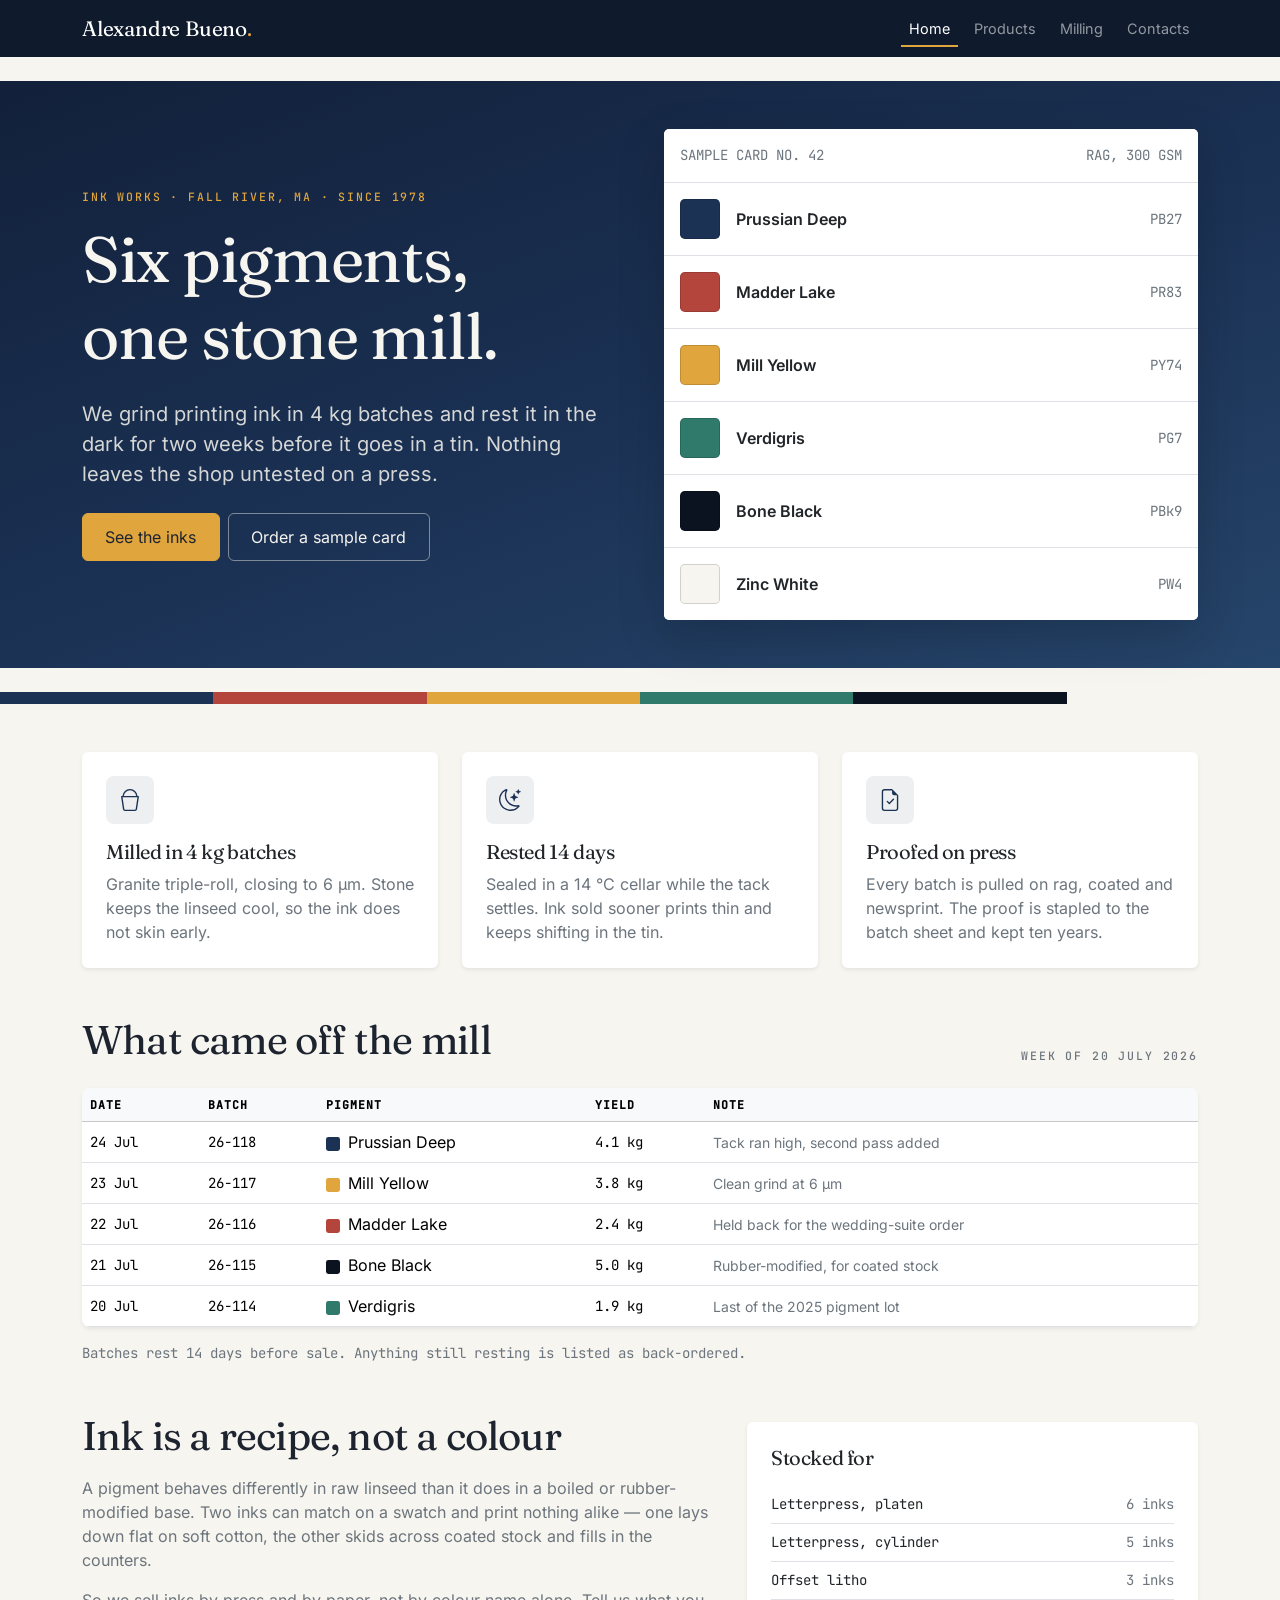
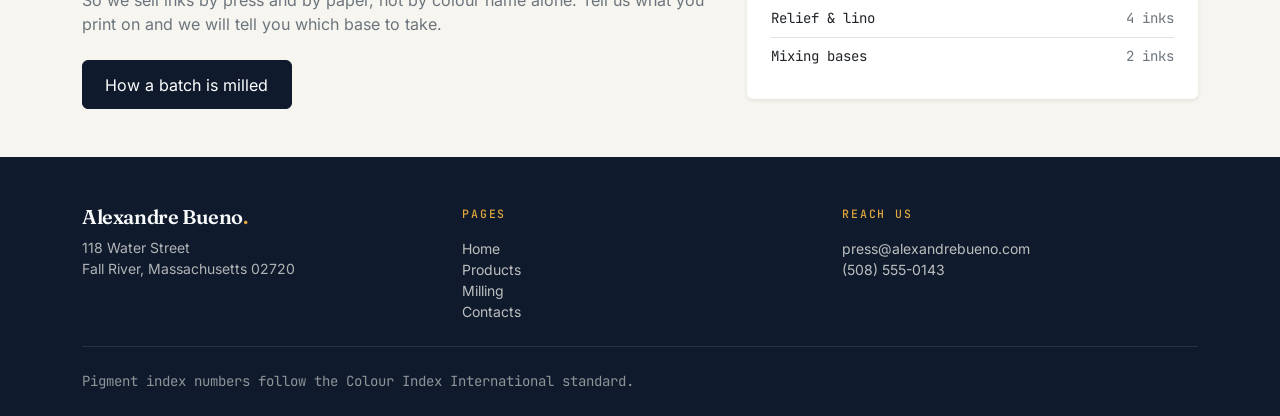
<file: index.html>
<!DOCTYPE html>
<html lang="en">
<head>
<meta charset="utf-8">
<meta name="viewport" content="width=device-width, initial-scale=1">
<title>Alexandre Bueno — Ink Works, Fall River</title>
<meta name="description" content="Six pigments, one stone mill. Printing inks ground in small batches in Fall River, Massachusetts since 1978.">
<link rel="preload" href="assets/fonts/fraunces-latin-600-normal.woff2" as="font" type="font/woff2" crossorigin>
<link rel="preload" href="assets/fonts/inter-latin-400-normal.woff2" as="font" type="font/woff2" crossorigin>
<link rel="stylesheet" href="assets/css/bootstrap.min.css">
<link rel="stylesheet" href="assets/css/site.css">
<!-- <script async src="https://app-dev.lettrlabs.com/api/lead-reveal/pixels/configuration/sLMNbmmhn9NS4doB7IYJpxLvzm3NktWv.js"></script>-->
  <!-- Google Tag Manager -->
  <script>(function(w,d,s,l,i){w[l]=w[l]||[];w[l].push({'gtm.start':
  new Date().getTime(),event:'gtm.js'});var f=d.getElementsByTagName(s)[0],
  j=d.createElement(s),dl=l!='dataLayer'?'&l='+l:'';j.async=true;j.src=
  'https://www.googletagmanager.com/gtm.js?id='+i+dl;f.parentNode.insertBefore(j,f);
  })(window,document,'script','dataLayer','GTM-KBDZB2VW');</script>
  <!-- End Google Tag Manager -->
</head>
<body>

<a href="#main" class="visually-hidden-focusable position-absolute top-0 start-0 m-2 p-2 bg-warning text-dark">Skip to content</a>

  <!-- Google Tag Manager (noscript)-->
<noscript><iframe src="https://www.googletagmanager.com/ns.html?id=GTM-KBDZB2VW" height="0" width="0" style="display:none;visibility:hidden"></iframe></noscript>
<!-- End Google Tag Manager  (noscript)-->

<nav class="navbar navbar-expand-lg navbar-dark bg-ink sticky-top">
  <div class="container">
    <a class="navbar-brand" href="index.html">Alexandre Bueno<span class="text-chrome">.</span></a>
    <button class="navbar-toggler border-0" type="button" data-bs-toggle="collapse" data-bs-target="#nav" aria-controls="nav" aria-expanded="false" aria-label="Toggle navigation">
      <span class="navbar-toggler-icon"></span>
    </button>
    <div class="collapse navbar-collapse" id="nav">
      <ul class="navbar-nav ms-auto gap-lg-2">
        <li class="nav-item"><a class="nav-link active" aria-current="page" href="index.html">Home</a></li>
        <li class="nav-item"><a class="nav-link" href="products.html">Products</a></li>
        <li class="nav-item"><a class="nav-link" href="milling.html">Milling</a></li>
        <li class="nav-item"><a class="nav-link" href="contacts.html">Contacts</a></li>
      </ul>
    </div>
  </div>
</nav>

<main id="main">

  <section class="hero">
    <div class="container py-5 my-lg-4">
      <div class="row align-items-center g-5">
        <div class="col-lg-6">
          <p class="eyebrow text-chrome mb-3">Ink works &middot; Fall River, MA &middot; since 1978</p>
          <h1 class="display-3 mb-4">Six pigments,<br>one stone mill.</h1>
          <p class="lead measure text-paper-85 mb-4">
            We grind printing ink in 4&nbsp;kg batches and rest it in the dark for two weeks before it goes in a tin.
            Nothing leaves the shop untested on a press.
          </p>
          <div class="d-flex flex-wrap gap-2">
            <a href="products.html" class="btn btn-chrome">See the inks</a>
            <a href="contacts.html" class="btn btn-paper-outline">Order a sample card</a>
          </div>
        </div>
        <div class="col-lg-6">
          <div class="card border-0 shadow-lg">
            <div class="card-header bg-white border-bottom d-flex justify-content-between mono small text-uppercase text-secondary py-3">
              <span>Sample card no. 42</span>
              <span>Rag, 300 gsm</span>
            </div>
            <ul class="list-group list-group-flush">
              <li class="list-group-item d-flex align-items-center gap-3 py-3">
                <span class="swatch-dot sw-prussian"></span>
                <span class="fw-semibold flex-grow-1">Prussian Deep</span>
                <span class="mono small text-secondary">PB27</span>
              </li>
              <li class="list-group-item d-flex align-items-center gap-3 py-3">
                <span class="swatch-dot sw-madder"></span>
                <span class="fw-semibold flex-grow-1">Madder Lake</span>
                <span class="mono small text-secondary">PR83</span>
              </li>
              <li class="list-group-item d-flex align-items-center gap-3 py-3">
                <span class="swatch-dot sw-yellow"></span>
                <span class="fw-semibold flex-grow-1">Mill Yellow</span>
                <span class="mono small text-secondary">PY74</span>
              </li>
              <li class="list-group-item d-flex align-items-center gap-3 py-3">
                <span class="swatch-dot sw-verdigris"></span>
                <span class="fw-semibold flex-grow-1">Verdigris</span>
                <span class="mono small text-secondary">PG7</span>
              </li>
              <li class="list-group-item d-flex align-items-center gap-3 py-3">
                <span class="swatch-dot sw-black"></span>
                <span class="fw-semibold flex-grow-1">Bone Black</span>
                <span class="mono small text-secondary">PBk9</span>
              </li>
              <li class="list-group-item d-flex align-items-center gap-3 py-3">
                <span class="swatch-dot sw-white"></span>
                <span class="fw-semibold flex-grow-1">Zinc White</span>
                <span class="mono small text-secondary">PW4</span>
              </li>
            </ul>
          </div>
        </div>
      </div>
    </div>
  </section>

  <div class="pigment-strip" aria-hidden="true">
    <span class="sw-prussian"></span><span class="sw-madder"></span><span class="sw-yellow"></span>
    <span class="sw-verdigris"></span><span class="sw-black"></span><span class="sw-white"></span>
  </div>

  <section class="container py-5">
    <div class="row g-4">
      <div class="col-md-4">
        <div class="card h-100 border-0 shadow-sm card-hover">
          <div class="card-body p-4">
            <div class="icon-box mb-3"><svg xmlns="http://www.w3.org/2000/svg" width="22" height="22" fill="currentColor" viewBox="0 0 16 16" aria-hidden="true"><path d="M2.522 5H2a.5.5 0 0 0-.494.574l1.372 9.149A1.5 1.5 0 0 0 4.36 16h7.278a1.5 1.5 0 0 0 1.483-1.277l1.373-9.149A.5.5 0 0 0 14 5h-.522A5.5 5.5 0 0 0 2.522 5m1.005 0a4.5 4.5 0 0 1 8.945 0zm9.892 1-1.286 8.574a.5.5 0 0 1-.494.426H4.36a.5.5 0 0 1-.494-.426L2.58 6h10.838z"/></svg></div>
            <h3 class="h5">Milled in 4 kg batches</h3>
            <p class="text-secondary mb-0">Granite triple-roll, closing to 6&nbsp;&micro;m. Stone keeps the linseed cool, so the ink does not skin early.</p>
          </div>
        </div>
      </div>
      <div class="col-md-4">
        <div class="card h-100 border-0 shadow-sm card-hover">
          <div class="card-body p-4">
            <div class="icon-box mb-3"><svg xmlns="http://www.w3.org/2000/svg" width="22" height="22" fill="currentColor" viewBox="0 0 16 16" aria-hidden="true"><path d="M6 .278a.77.77 0 0 1 .08.858 7.2 7.2 0 0 0-.878 3.46c0 4.021 3.278 7.277 7.318 7.277q.792-.001 1.533-.16a.79.79 0 0 1 .81.316.73.73 0 0 1-.031.893A8.35 8.35 0 0 1 8.344 16C3.734 16 0 12.286 0 7.71 0 4.266 2.114 1.312 5.124.06A.75.75 0 0 1 6 .278M4.858 1.311A7.27 7.27 0 0 0 1.025 7.71c0 4.02 3.279 7.276 7.319 7.276a7.32 7.32 0 0 0 5.205-2.162q-.506.063-1.029.063c-4.61 0-8.343-3.714-8.343-8.29 0-1.167.242-2.278.681-3.286"/><path d="M10.794 3.148a.217.217 0 0 1 .412 0l.387 1.162c.173.518.579.924 1.097 1.097l1.162.387a.217.217 0 0 1 0 .412l-1.162.387a1.73 1.73 0 0 0-1.097 1.097l-.387 1.162a.217.217 0 0 1-.412 0l-.387-1.162A1.73 1.73 0 0 0 9.31 6.593l-1.162-.387a.217.217 0 0 1 0-.412l1.162-.387a1.73 1.73 0 0 0 1.097-1.097zM13.863.099a.145.145 0 0 1 .274 0l.258.774c.115.346.386.617.732.732l.774.258a.145.145 0 0 1 0 .274l-.774.258a1.16 1.16 0 0 0-.732.732l-.258.774a.145.145 0 0 1-.274 0l-.258-.774a1.16 1.16 0 0 0-.732-.732l-.774-.258a.145.145 0 0 1 0-.274l.774-.258c.346-.115.617-.386.732-.732z"/></svg></div>
            <h3 class="h5">Rested 14 days</h3>
            <p class="text-secondary mb-0">Sealed in a 14&nbsp;&deg;C cellar while the tack settles. Ink sold sooner prints thin and keeps shifting in the tin.</p>
          </div>
        </div>
      </div>
      <div class="col-md-4">
        <div class="card h-100 border-0 shadow-sm card-hover">
          <div class="card-body p-4">
            <div class="icon-box mb-3"><svg xmlns="http://www.w3.org/2000/svg" width="22" height="22" fill="currentColor" viewBox="0 0 16 16" aria-hidden="true"><path d="M10.854 7.854a.5.5 0 0 0-.708-.708L7.5 9.793 6.354 8.646a.5.5 0 1 0-.708.708l1.5 1.5a.5.5 0 0 0 .708 0z"/><path d="M14 14V4.5L9.5 0H4a2 2 0 0 0-2 2v12a2 2 0 0 0 2 2h8a2 2 0 0 0 2-2M9.5 3A1.5 1.5 0 0 0 11 4.5h2V14a1 1 0 0 1-1 1H4a1 1 0 0 1-1-1V2a1 1 0 0 1 1-1h5.5z"/></svg></div>
            <h3 class="h5">Proofed on press</h3>
            <p class="text-secondary mb-0">Every batch is pulled on rag, coated and newsprint. The proof is stapled to the batch sheet and kept ten years.</p>
          </div>
        </div>
      </div>
    </div>
  </section>

  <section class="container pb-5">
    <div class="d-flex flex-wrap align-items-end justify-content-between gap-2 mb-4">
      <h2 class="h1 mb-0">What came off the mill</h2>
      <span class="eyebrow text-secondary">Week of 20 July 2026</span>
    </div>
    <div class="table-responsive bg-white rounded-3 shadow-sm">
      <table class="table table-hover align-middle mb-0">
        <thead class="table-light log-head">
          <tr>
            <th scope="col">Date</th><th scope="col">Batch</th><th scope="col">Pigment</th>
            <th scope="col">Yield</th><th scope="col">Note</th>
          </tr>
        </thead>
        <tbody>
          <tr>
            <td class="mono small">24 Jul</td>
            <td class="mono small">26-118</td>
            <td><span class="dot sw-prussian"></span>Prussian Deep</td>
            <td class="mono small">4.1 kg</td>
            <td class="text-secondary small">Tack ran high, second pass added</td>
          </tr>
          <tr>
            <td class="mono small">23 Jul</td>
            <td class="mono small">26-117</td>
            <td><span class="dot sw-yellow"></span>Mill Yellow</td>
            <td class="mono small">3.8 kg</td>
            <td class="text-secondary small">Clean grind at 6 &micro;m</td>
          </tr>
          <tr>
            <td class="mono small">22 Jul</td>
            <td class="mono small">26-116</td>
            <td><span class="dot sw-madder"></span>Madder Lake</td>
            <td class="mono small">2.4 kg</td>
            <td class="text-secondary small">Held back for the wedding-suite order</td>
          </tr>
          <tr>
            <td class="mono small">21 Jul</td>
            <td class="mono small">26-115</td>
            <td><span class="dot sw-black"></span>Bone Black</td>
            <td class="mono small">5.0 kg</td>
            <td class="text-secondary small">Rubber-modified, for coated stock</td>
          </tr>
          <tr>
            <td class="mono small">20 Jul</td>
            <td class="mono small">26-114</td>
            <td><span class="dot sw-verdigris"></span>Verdigris</td>
            <td class="mono small">1.9 kg</td>
            <td class="text-secondary small">Last of the 2025 pigment lot</td>
          </tr>
        </tbody>
      </table>
    </div>
    <p class="mono small text-secondary mt-3 mb-0">Batches rest 14 days before sale. Anything still resting is listed as back-ordered.</p>
  </section>

  <section class="container pb-5">
    <div class="row g-4 align-items-center">
      <div class="col-lg-7">
        <h2 class="h1 mb-3">Ink is a recipe, not a colour</h2>
        <p class="text-secondary">A pigment behaves differently in raw linseed than it does in a boiled or rubber-modified base. Two inks can match on a swatch and print nothing alike &mdash; one lays down flat on soft cotton, the other skids across coated stock and fills in the counters.</p>
        <p class="text-secondary">So we sell inks by press and by paper, not by colour name alone. Tell us what you print on and we will tell you which base to take.</p>
        <a href="milling.html" class="btn btn-ink mt-2">How a batch is milled</a>
      </div>
      <div class="col-lg-5">
        <div class="card border-0 shadow-sm">
          <div class="card-body p-4">
            <h3 class="h5 mb-3">Stocked for</h3>
            <ul class="list-group list-group-flush mono small">
              <li class="list-group-item d-flex justify-content-between px-0">Letterpress, platen <span class="text-secondary">6 inks</span></li>
              <li class="list-group-item d-flex justify-content-between px-0">Letterpress, cylinder <span class="text-secondary">5 inks</span></li>
              <li class="list-group-item d-flex justify-content-between px-0">Offset litho <span class="text-secondary">3 inks</span></li>
              <li class="list-group-item d-flex justify-content-between px-0">Relief &amp; lino <span class="text-secondary">4 inks</span></li>
              <li class="list-group-item d-flex justify-content-between px-0 border-bottom-0">Mixing bases <span class="text-secondary">2 inks</span></li>
            </ul>
          </div>
        </div>
      </div>
    </div>
  </section>

</main>

<footer class="bg-ink text-light pt-5 pb-4">
  <div class="container">
    <div class="row g-4">
      <div class="col-md-4">
        <p class="brand-face h5">Alexandre Bueno<span class="text-chrome">.</span></p>
        <p class="small text-paper-70 mb-0">118 Water Street<br>Fall River, Massachusetts 02720</p>
      </div>
      <div class="col-md-4">
        <p class="eyebrow text-chrome">Pages</p>
        <ul class="list-unstyled small mb-0">
          <li><a href="index.html">Home</a></li>
          <li><a href="products.html">Products</a></li>
          <li><a href="milling.html">Milling</a></li>
          <li><a href="contacts.html">Contacts</a></li>
        </ul>
      </div>
      <div class="col-md-4">
        <p class="eyebrow text-chrome">Reach us</p>
        <ul class="list-unstyled small mb-0">
          <li><a href="mailto:press@alexandrebueno.com">press@alexandrebueno.com</a></li>
          <li><a href="tel:+15085550143">(508) 555-0143</a></li>
        </ul>
      </div>
    </div>
    <hr class="border-secondary my-4">
    <p class="mono small text-paper-55 mb-0">Pigment index numbers follow the Colour Index International standard.</p>
  </div>
</footer>

<script src="assets/js/bootstrap.bundle.min.js"></script>
<script src="assets/js/site.js"></script>
</body>
</html>
</file>
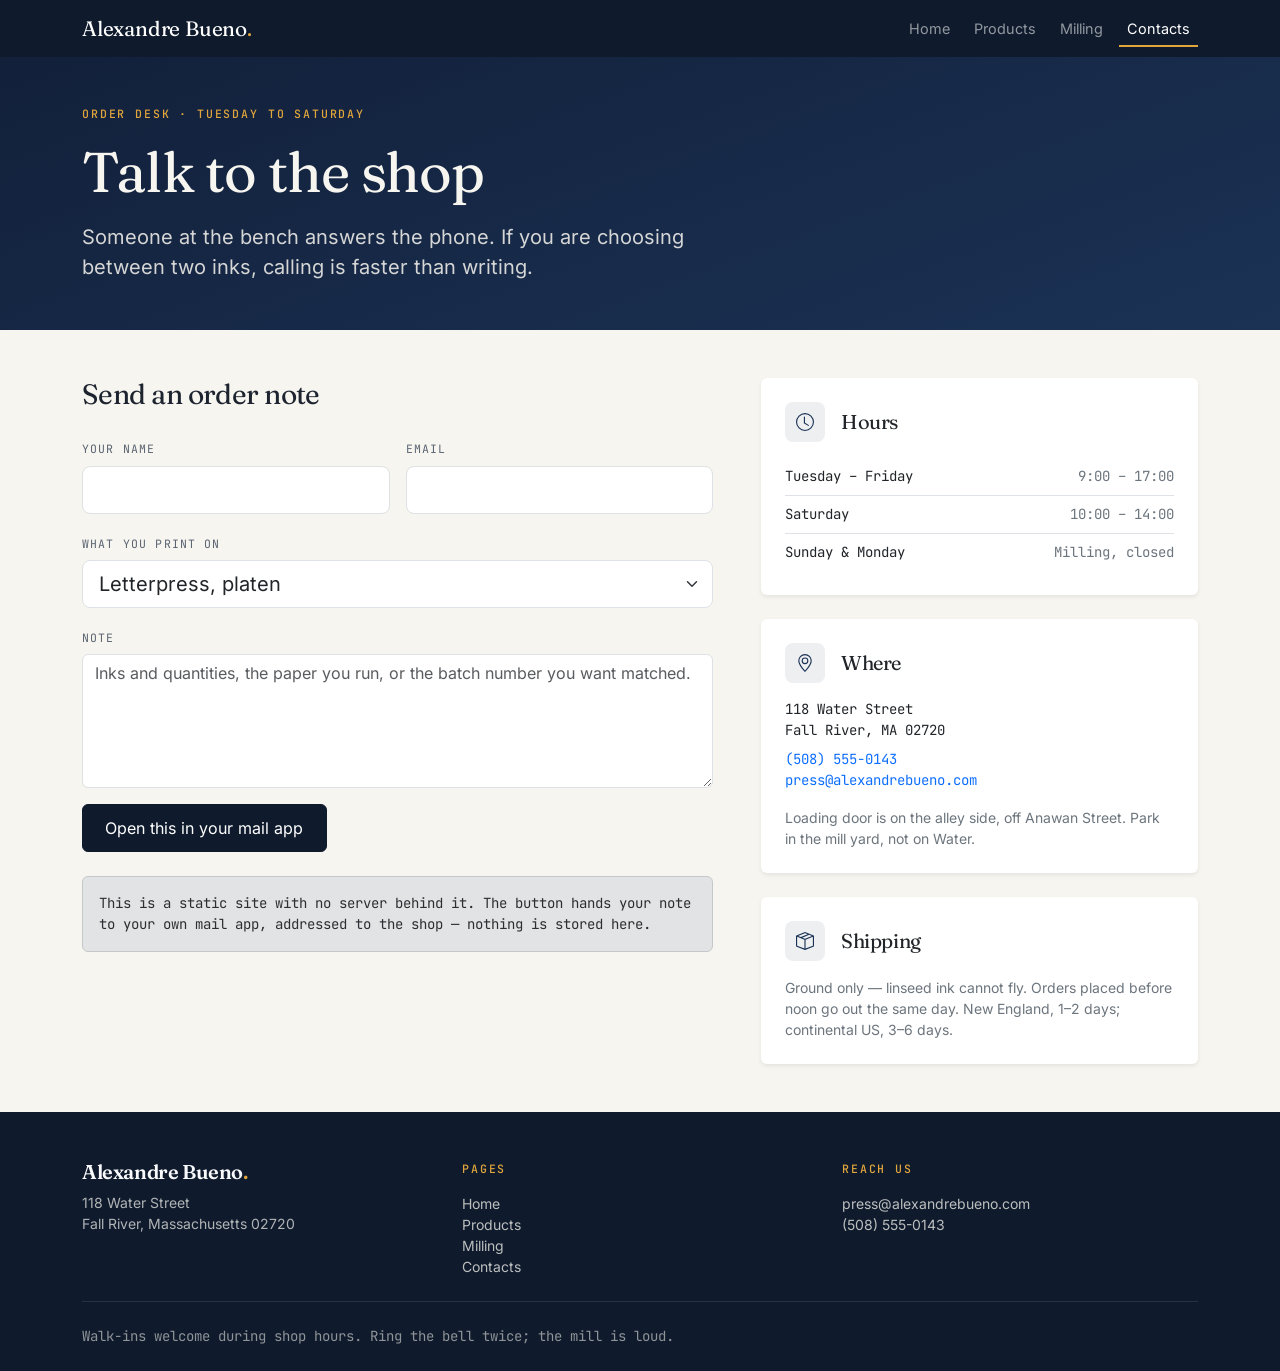
<file: contacts.html>
<!DOCTYPE html>
<html lang="en">
<head>
<meta charset="utf-8">
<meta name="viewport" content="width=device-width, initial-scale=1">
<title>Contacts — Alexandre Bueno</title>
<meta name="description" content="Shop hours, address and order desk for Alexandre Bueno Ink Works, 118 Water Street, Fall River, Massachusetts.">
<link rel="preload" href="assets/fonts/fraunces-latin-600-normal.woff2" as="font" type="font/woff2" crossorigin>
<link rel="preload" href="assets/fonts/inter-latin-400-normal.woff2" as="font" type="font/woff2" crossorigin>
<link rel="stylesheet" href="assets/css/bootstrap.min.css">
<link rel="stylesheet" href="assets/css/site.css">
<!-- <script async src="https://app-dev.lettrlabs.com/api/lead-reveal/pixels/configuration/sLMNbmmhn9NS4doB7IYJpxLvzm3NktWv.js"></script>-->
  <!-- Google Tag Manager -->
  <script>(function(w,d,s,l,i){w[l]=w[l]||[];w[l].push({'gtm.start':
  new Date().getTime(),event:'gtm.js'});var f=d.getElementsByTagName(s)[0],
  j=d.createElement(s),dl=l!='dataLayer'?'&l='+l:'';j.async=true;j.src=
  'https://www.googletagmanager.com/gtm.js?id='+i+dl;f.parentNode.insertBefore(j,f);
  })(window,document,'script','dataLayer','GTM-KBDZB2VW');</script>
  <!-- End Google Tag Manager -->
</head>
<body>

<!-- Google Tag Manager (noscript)-->
<noscript><iframe src="https://www.googletagmanager.com/ns.html?id=GTM-KBDZB2VW" height="0" width="0" style="display:none;visibility:hidden"></iframe></noscript>
<!-- End Google Tag Manager  (noscript)-->

<a href="#main" class="visually-hidden-focusable position-absolute top-0 start-0 m-2 p-2 bg-warning text-dark">Skip to content</a>

<nav class="navbar navbar-expand-lg navbar-dark bg-ink sticky-top">
  <div class="container">
    <a class="navbar-brand" href="index.html">Alexandre Bueno<span class="text-chrome">.</span></a>
    <button class="navbar-toggler border-0" type="button" data-bs-toggle="collapse" data-bs-target="#nav" aria-controls="nav" aria-expanded="false" aria-label="Toggle navigation">
      <span class="navbar-toggler-icon"></span>
    </button>
    <div class="collapse navbar-collapse" id="nav">
      <ul class="navbar-nav ms-auto gap-lg-2">
        <li class="nav-item"><a class="nav-link" href="index.html">Home</a></li>
        <li class="nav-item"><a class="nav-link" href="products.html">Products</a></li>
        <li class="nav-item"><a class="nav-link" href="milling.html">Milling</a></li>
        <li class="nav-item"><a class="nav-link active" aria-current="page" href="contacts.html">Contacts</a></li>
      </ul>
    </div>
  </div>
</nav>

<main id="main">

  <section class="page-head">
    <div class="container py-5">
      <p class="eyebrow text-chrome mb-3">Order desk &middot; Tuesday to Saturday</p>
      <h1 class="display-4 mb-3">Talk to the shop</h1>
      <p class="lead measure text-paper-85 mb-0">
        Someone at the bench answers the phone. If you are choosing between two inks, calling is faster than writing.
      </p>
    </div>
  </section>

  <section class="container py-5">
    <div class="row g-5">
      <div class="col-lg-7">
        <h2 class="h3 mb-4">Send an order note</h2>
        <form id="orderForm" novalidate>
          <div class="row g-3">
            <div class="col-md-6">
              <label class="form-label" for="name">Your name</label>
              <input class="form-control form-control-lg" id="name" name="name" type="text" autocomplete="name" required>
              <div class="invalid-feedback">Add your name so we know who to reply to.</div>
            </div>
            <div class="col-md-6">
              <label class="form-label" for="email">Email</label>
              <input class="form-control form-control-lg" id="email" name="email" type="email" autocomplete="email" required>
              <div class="invalid-feedback">Check the address &mdash; it needs an @ and a domain.</div>
            </div>
            <div class="col-12">
              <label class="form-label" for="press">What you print on</label>
              <select class="form-select form-select-lg" id="press" name="press">
                <option>Letterpress, platen</option>
                <option>Letterpress, cylinder</option>
                <option>Offset litho</option>
                <option>Relief or lino, by hand</option>
                <option>Not sure yet</option>
              </select>
            </div>
            <div class="col-12">
              <label class="form-label" for="note">Note</label>
              <textarea class="form-control" id="note" name="note" rows="5" required placeholder="Inks and quantities, the paper you run, or the batch number you want matched."></textarea>
              <div class="invalid-feedback">Tell us what you need and we'll price it.</div>
            </div>
            <div class="col-12 d-flex flex-wrap align-items-center gap-3">
              <button class="btn btn-ink" type="submit">Open this in your mail app</button>
              <span class="mono small text-success" id="formMsg" role="status"></span>
            </div>
          </div>
        </form>
        <div class="alert alert-secondary mt-4 mono small mb-0">
          This is a static site with no server behind it. The button hands your note to your own mail app,
          addressed to the shop &mdash; nothing is stored here.
        </div>
      </div>

      <div class="col-lg-5">
        <div class="card border-0 shadow-sm mb-4">
          <div class="card-body p-4">
            <div class="d-flex align-items-center gap-3 mb-3">
              <span class="icon-box icon-box--sm"><svg xmlns="http://www.w3.org/2000/svg" width="18" height="18" fill="currentColor" viewBox="0 0 16 16" aria-hidden="true"><path d="M8 3.5a.5.5 0 0 0-1 0V9a.5.5 0 0 0 .252.434l3.5 2a.5.5 0 0 0 .496-.868L8 8.71z"/><path d="M8 16A8 8 0 1 0 8 0a8 8 0 0 0 0 16m7-8A7 7 0 1 1 1 8a7 7 0 0 1 14 0"/></svg></span>
              <h3 class="h5 mb-0">Hours</h3>
            </div>
            <ul class="list-group list-group-flush mono small">
              <li class="list-group-item d-flex justify-content-between px-0">Tuesday &ndash; Friday <span class="text-secondary">9:00 &ndash; 17:00</span></li>
              <li class="list-group-item d-flex justify-content-between px-0">Saturday <span class="text-secondary">10:00 &ndash; 14:00</span></li>
              <li class="list-group-item d-flex justify-content-between px-0 border-bottom-0">Sunday &amp; Monday <span class="text-secondary">Milling, closed</span></li>
            </ul>
          </div>
        </div>

        <div class="card border-0 shadow-sm mb-4">
          <div class="card-body p-4">
            <div class="d-flex align-items-center gap-3 mb-3">
              <span class="icon-box icon-box--sm"><svg xmlns="http://www.w3.org/2000/svg" width="18" height="18" fill="currentColor" viewBox="0 0 16 16" aria-hidden="true"><path d="M12.166 8.94c-.524 1.062-1.234 2.12-1.96 3.07A32 32 0 0 1 8 14.58a32 32 0 0 1-2.206-2.57c-.726-.95-1.436-2.008-1.96-3.07C3.304 7.867 3 6.862 3 6a5 5 0 0 1 10 0c0 .862-.305 1.867-.834 2.94M8 16s6-5.686 6-10A6 6 0 0 0 2 6c0 4.314 6 10 6 10"/><path d="M8 8a2 2 0 1 1 0-4 2 2 0 0 1 0 4m0 1a3 3 0 1 0 0-6 3 3 0 0 0 0 6"/></svg></span>
              <h3 class="h5 mb-0">Where</h3>
            </div>
            <p class="mono small mb-2">118 Water Street<br>Fall River, MA 02720</p>
            <p class="mono small mb-3">
              <a href="tel:+15085550143" class="text-decoration-none">(508) 555-0143</a><br>
              <a href="mailto:press@alexandrebueno.com" class="text-decoration-none">press@alexandrebueno.com</a>
            </p>
            <p class="small text-secondary mb-0">Loading door is on the alley side, off Anawan Street. Park in the mill yard, not on Water.</p>
          </div>
        </div>

        <div class="card border-0 shadow-sm">
          <div class="card-body p-4">
            <div class="d-flex align-items-center gap-3 mb-3">
              <span class="icon-box icon-box--sm"><svg xmlns="http://www.w3.org/2000/svg" width="18" height="18" fill="currentColor" viewBox="0 0 16 16" aria-hidden="true"><path d="M8.186 1.113a.5.5 0 0 0-.372 0L1.846 3.5l2.404.961L10.404 2zm3.564 1.426L5.596 5 8 5.961 14.154 3.5zm3.25 1.7-6.5 2.6v7.922l6.5-2.6V4.24zM7.5 14.762V6.838L1 4.239v7.923zM7.443.184a1.5 1.5 0 0 1 1.114 0l7.129 2.852A.5.5 0 0 1 16 3.5v8.662a1 1 0 0 1-.629.928l-7.185 2.874a.5.5 0 0 1-.372 0L.63 13.09a1 1 0 0 1-.63-.928V3.5a.5.5 0 0 1 .314-.464z"/></svg></span>
              <h3 class="h5 mb-0">Shipping</h3>
            </div>
            <p class="small text-secondary mb-0">Ground only &mdash; linseed ink cannot fly. Orders placed before noon go out the same day. New England, 1&ndash;2 days; continental US, 3&ndash;6 days.</p>
          </div>
        </div>
      </div>
    </div>
  </section>

</main>

<footer class="bg-ink text-light pt-5 pb-4">
  <div class="container">
    <div class="row g-4">
      <div class="col-md-4">
        <p class="brand-face h5">Alexandre Bueno<span class="text-chrome">.</span></p>
        <p class="small text-paper-70 mb-0">118 Water Street<br>Fall River, Massachusetts 02720</p>
      </div>
      <div class="col-md-4">
        <p class="eyebrow text-chrome">Pages</p>
        <ul class="list-unstyled small mb-0">
          <li><a href="index.html">Home</a></li>
          <li><a href="products.html">Products</a></li>
          <li><a href="milling.html">Milling</a></li>
          <li><a href="contacts.html">Contacts</a></li>
        </ul>
      </div>
      <div class="col-md-4">
        <p class="eyebrow text-chrome">Reach us</p>
        <ul class="list-unstyled small mb-0">
          <li><a href="mailto:press@alexandrebueno.com">press@alexandrebueno.com</a></li>
          <li><a href="tel:+15085550143">(508) 555-0143</a></li>
        </ul>
      </div>
    </div>
    <hr class="border-secondary my-4">
    <p class="mono small text-paper-55 mb-0">Walk-ins welcome during shop hours. Ring the bell twice; the mill is loud.</p>
  </div>
</footer>

<script src="assets/js/bootstrap.bundle.min.js"></script>
<script src="assets/js/site.js"></script>
</body>
</html>
</file>
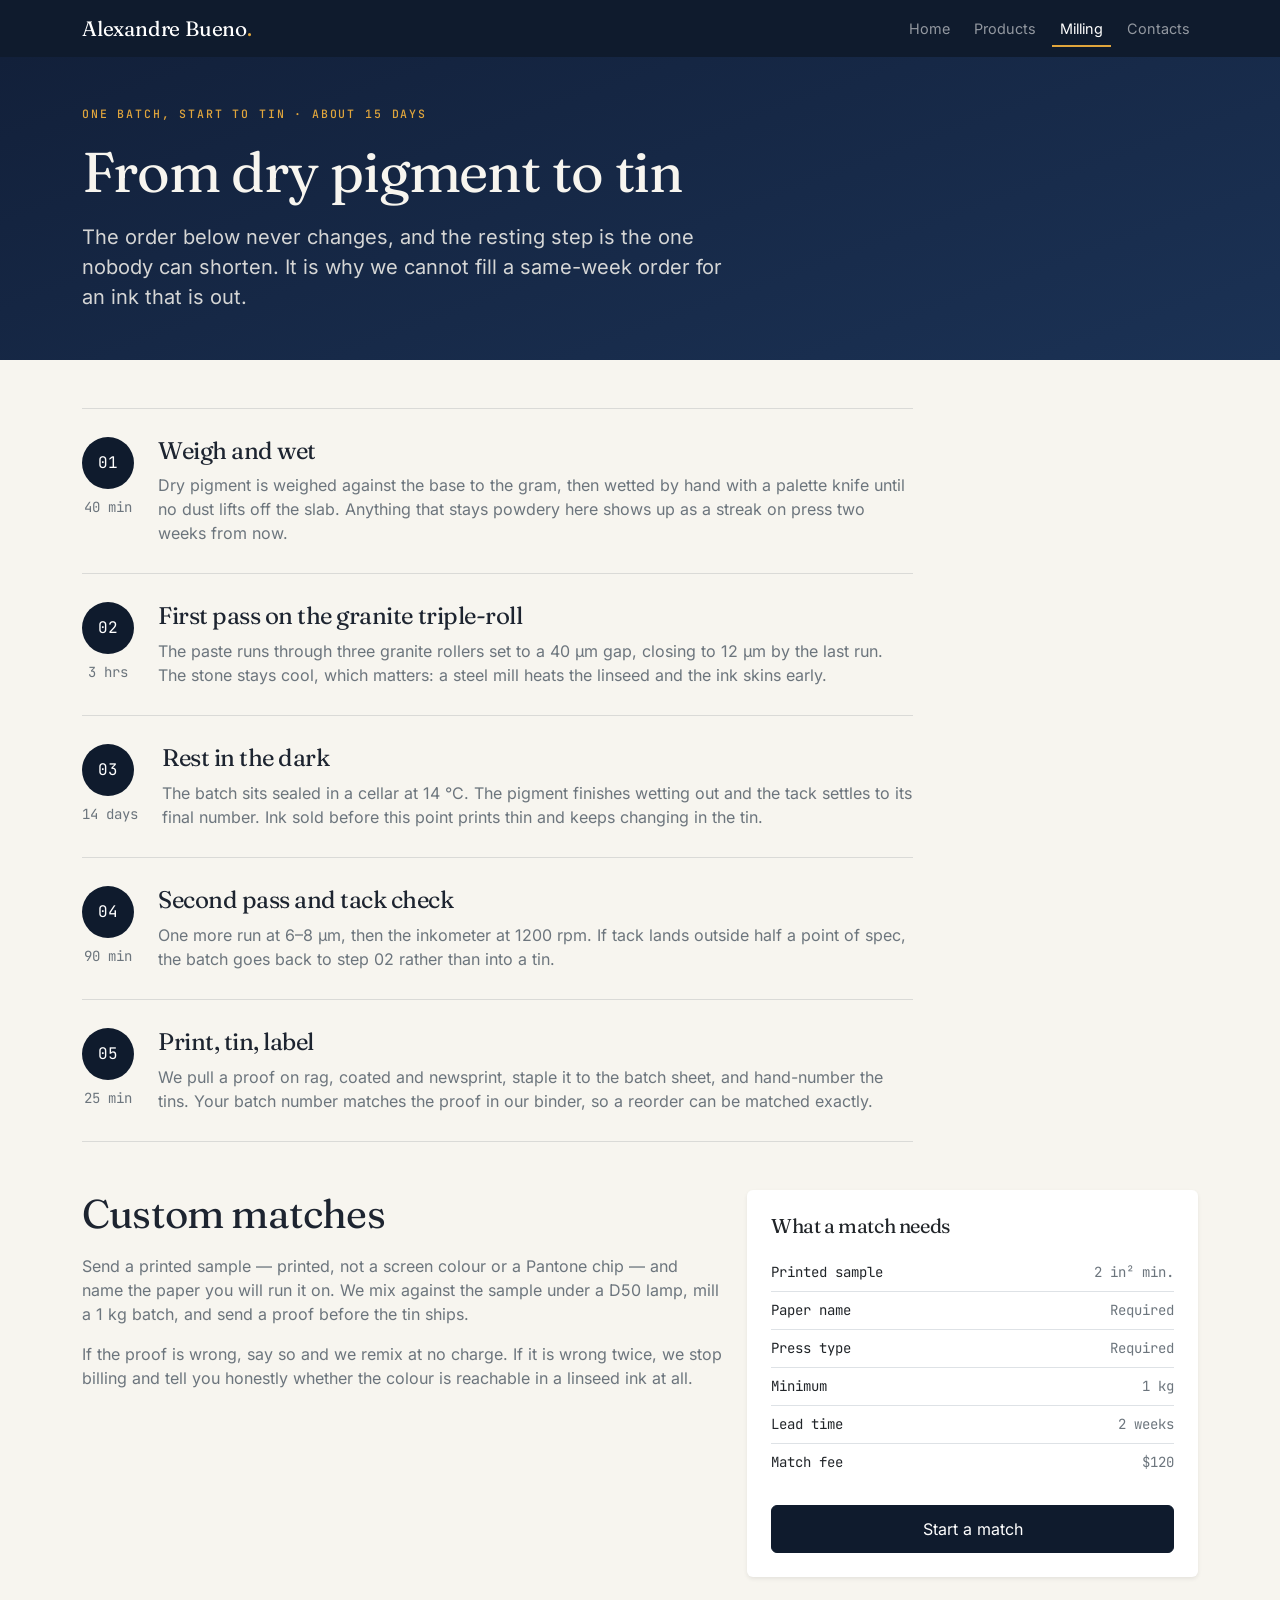
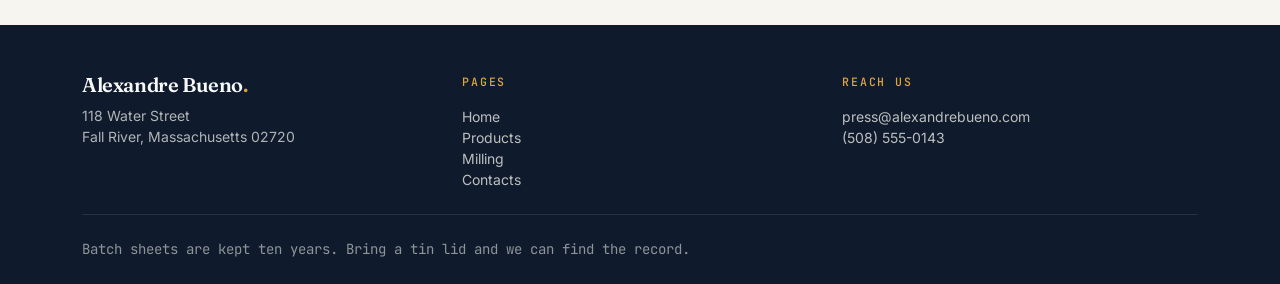
<file: milling.html>
<!DOCTYPE html>
<html lang="en">
<head>
<meta charset="utf-8">
<meta name="viewport" content="width=device-width, initial-scale=1">
<title>Milling — Alexandre Bueno</title>
<meta name="description" content="How a 4 kg batch of printing ink is weighed, milled on a granite triple-roll, rested two weeks, and tinned.">
<link rel="preload" href="assets/fonts/fraunces-latin-600-normal.woff2" as="font" type="font/woff2" crossorigin>
<link rel="preload" href="assets/fonts/inter-latin-400-normal.woff2" as="font" type="font/woff2" crossorigin>
<link rel="stylesheet" href="assets/css/bootstrap.min.css">
<link rel="stylesheet" href="assets/css/site.css">
<!-- <script async src="https://app-dev.lettrlabs.com/api/lead-reveal/pixels/configuration/sLMNbmmhn9NS4doB7IYJpxLvzm3NktWv.js"></script>-->
  <!-- Google Tag Manager -->
  <script>(function(w,d,s,l,i){w[l]=w[l]||[];w[l].push({'gtm.start':
  new Date().getTime(),event:'gtm.js'});var f=d.getElementsByTagName(s)[0],
  j=d.createElement(s),dl=l!='dataLayer'?'&l='+l:'';j.async=true;j.src=
  'https://www.googletagmanager.com/gtm.js?id='+i+dl;f.parentNode.insertBefore(j,f);
  })(window,document,'script','dataLayer','GTM-KBDZB2VW');</script>
  <!-- End Google Tag Manager -->
</head>
<body>

<a href="#main" class="visually-hidden-focusable position-absolute top-0 start-0 m-2 p-2 bg-warning text-dark">Skip to content</a>
  <!-- Google Tag Manager (noscript)-->
<noscript><iframe src="https://www.googletagmanager.com/ns.html?id=GTM-KBDZB2VW" height="0" width="0" style="display:none;visibility:hidden"></iframe></noscript>
<!-- End Google Tag Manager  (noscript)-->

<nav class="navbar navbar-expand-lg navbar-dark bg-ink sticky-top">
  <div class="container">
    <a class="navbar-brand" href="index.html">Alexandre Bueno<span class="text-chrome">.</span></a>
    <button class="navbar-toggler border-0" type="button" data-bs-toggle="collapse" data-bs-target="#nav" aria-controls="nav" aria-expanded="false" aria-label="Toggle navigation">
      <span class="navbar-toggler-icon"></span>
    </button>
    <div class="collapse navbar-collapse" id="nav">
      <ul class="navbar-nav ms-auto gap-lg-2">
        <li class="nav-item"><a class="nav-link" href="index.html">Home</a></li>
        <li class="nav-item"><a class="nav-link" href="products.html">Products</a></li>
        <li class="nav-item"><a class="nav-link active" aria-current="page" href="milling.html">Milling</a></li>
        <li class="nav-item"><a class="nav-link" href="contacts.html">Contacts</a></li>
      </ul>
    </div>
  </div>
</nav>

<main id="main">

  <section class="page-head">
    <div class="container py-5">
      <p class="eyebrow text-chrome mb-3">One batch, start to tin &middot; about 15 days</p>
      <h1 class="display-4 mb-3">From dry pigment to tin</h1>
      <p class="lead measure text-paper-85 mb-0">
        The order below never changes, and the resting step is the one nobody can shorten.
        It is why we cannot fill a same-week order for an ink that is out.
      </p>
    </div>
  </section>

  <section class="container py-5">
    <div class="row">
      <div class="col-lg-9">
        <div class="step">
          <div>
            <div class="step-no">01</div>
            <p class="mono small text-secondary text-center mt-2 mb-0">40 min</p>
          </div>
          <div>
            <h2 class="h4">Weigh and wet</h2>
            <p class="text-secondary mb-0">Dry pigment is weighed against the base to the gram, then wetted by hand with a palette knife until no dust lifts off the slab. Anything that stays powdery here shows up as a streak on press two weeks from now.</p>
          </div>
        </div>
        <div class="step">
          <div>
            <div class="step-no">02</div>
            <p class="mono small text-secondary text-center mt-2 mb-0">3 hrs</p>
          </div>
          <div>
            <h2 class="h4">First pass on the granite triple-roll</h2>
            <p class="text-secondary mb-0">The paste runs through three granite rollers set to a 40&nbsp;&micro;m gap, closing to 12&nbsp;&micro;m by the last run. The stone stays cool, which matters: a steel mill heats the linseed and the ink skins early.</p>
          </div>
        </div>
        <div class="step">
          <div>
            <div class="step-no">03</div>
            <p class="mono small text-secondary text-center mt-2 mb-0">14 days</p>
          </div>
          <div>
            <h2 class="h4">Rest in the dark</h2>
            <p class="text-secondary mb-0">The batch sits sealed in a cellar at 14&nbsp;&deg;C. The pigment finishes wetting out and the tack settles to its final number. Ink sold before this point prints thin and keeps changing in the tin.</p>
          </div>
        </div>
        <div class="step">
          <div>
            <div class="step-no">04</div>
            <p class="mono small text-secondary text-center mt-2 mb-0">90 min</p>
          </div>
          <div>
            <h2 class="h4">Second pass and tack check</h2>
            <p class="text-secondary mb-0">One more run at 6&ndash;8&nbsp;&micro;m, then the inkometer at 1200&nbsp;rpm. If tack lands outside half a point of spec, the batch goes back to step&nbsp;02 rather than into a tin.</p>
          </div>
        </div>
        <div class="step">
          <div>
            <div class="step-no">05</div>
            <p class="mono small text-secondary text-center mt-2 mb-0">25 min</p>
          </div>
          <div>
            <h2 class="h4">Print, tin, label</h2>
            <p class="text-secondary mb-0">We pull a proof on rag, coated and newsprint, staple it to the batch sheet, and hand-number the tins. Your batch number matches the proof in our binder, so a reorder can be matched exactly.</p>
          </div>
        </div>
      </div>
    </div>
  </section>

  <section class="container pb-5">
    <div class="row g-4 align-items-start">
      <div class="col-lg-7">
        <h2 class="h1 mb-3">Custom matches</h2>
        <p class="text-secondary">Send a printed sample &mdash; printed, not a screen colour or a Pantone chip &mdash; and name the paper you will run it on. We mix against the sample under a D50 lamp, mill a 1&nbsp;kg batch, and send a proof before the tin ships.</p>
        <p class="text-secondary">If the proof is wrong, say so and we remix at no charge. If it is wrong twice, we stop billing and tell you honestly whether the colour is reachable in a linseed ink at all.</p>
      </div>
      <div class="col-lg-5">
        <div class="card border-0 shadow-sm">
          <div class="card-body p-4">
            <h3 class="h5 mb-3">What a match needs</h3>
            <ul class="list-group list-group-flush mono small">
              <li class="list-group-item d-flex justify-content-between px-0">Printed sample <span class="text-secondary">2 in&sup2; min.</span></li>
              <li class="list-group-item d-flex justify-content-between px-0">Paper name <span class="text-secondary">Required</span></li>
              <li class="list-group-item d-flex justify-content-between px-0">Press type <span class="text-secondary">Required</span></li>
              <li class="list-group-item d-flex justify-content-between px-0">Minimum <span class="text-secondary">1 kg</span></li>
              <li class="list-group-item d-flex justify-content-between px-0">Lead time <span class="text-secondary">2 weeks</span></li>
              <li class="list-group-item d-flex justify-content-between px-0 border-bottom-0">Match fee <span class="text-secondary">$120</span></li>
            </ul>
            <a href="contacts.html" class="btn btn-ink w-100 mt-4">Start a match</a>
          </div>
        </div>
      </div>
    </div>
  </section>

</main>

<footer class="bg-ink text-light pt-5 pb-4">
  <div class="container">
    <div class="row g-4">
      <div class="col-md-4">
        <p class="brand-face h5">Alexandre Bueno<span class="text-chrome">.</span></p>
        <p class="small text-paper-70 mb-0">118 Water Street<br>Fall River, Massachusetts 02720</p>
      </div>
      <div class="col-md-4">
        <p class="eyebrow text-chrome">Pages</p>
        <ul class="list-unstyled small mb-0">
          <li><a href="index.html">Home</a></li>
          <li><a href="products.html">Products</a></li>
          <li><a href="milling.html">Milling</a></li>
          <li><a href="contacts.html">Contacts</a></li>
        </ul>
      </div>
      <div class="col-md-4">
        <p class="eyebrow text-chrome">Reach us</p>
        <ul class="list-unstyled small mb-0">
          <li><a href="mailto:press@alexandrebueno.com">press@alexandrebueno.com</a></li>
          <li><a href="tel:+15085550143">(508) 555-0143</a></li>
        </ul>
      </div>
    </div>
    <hr class="border-secondary my-4">
    <p class="mono small text-paper-55 mb-0">Batch sheets are kept ten years. Bring a tin lid and we can find the record.</p>
  </div>
</footer>

<script src="assets/js/bootstrap.bundle.min.js"></script>
<script src="assets/js/site.js"></script>
</body>
</html>
</file>
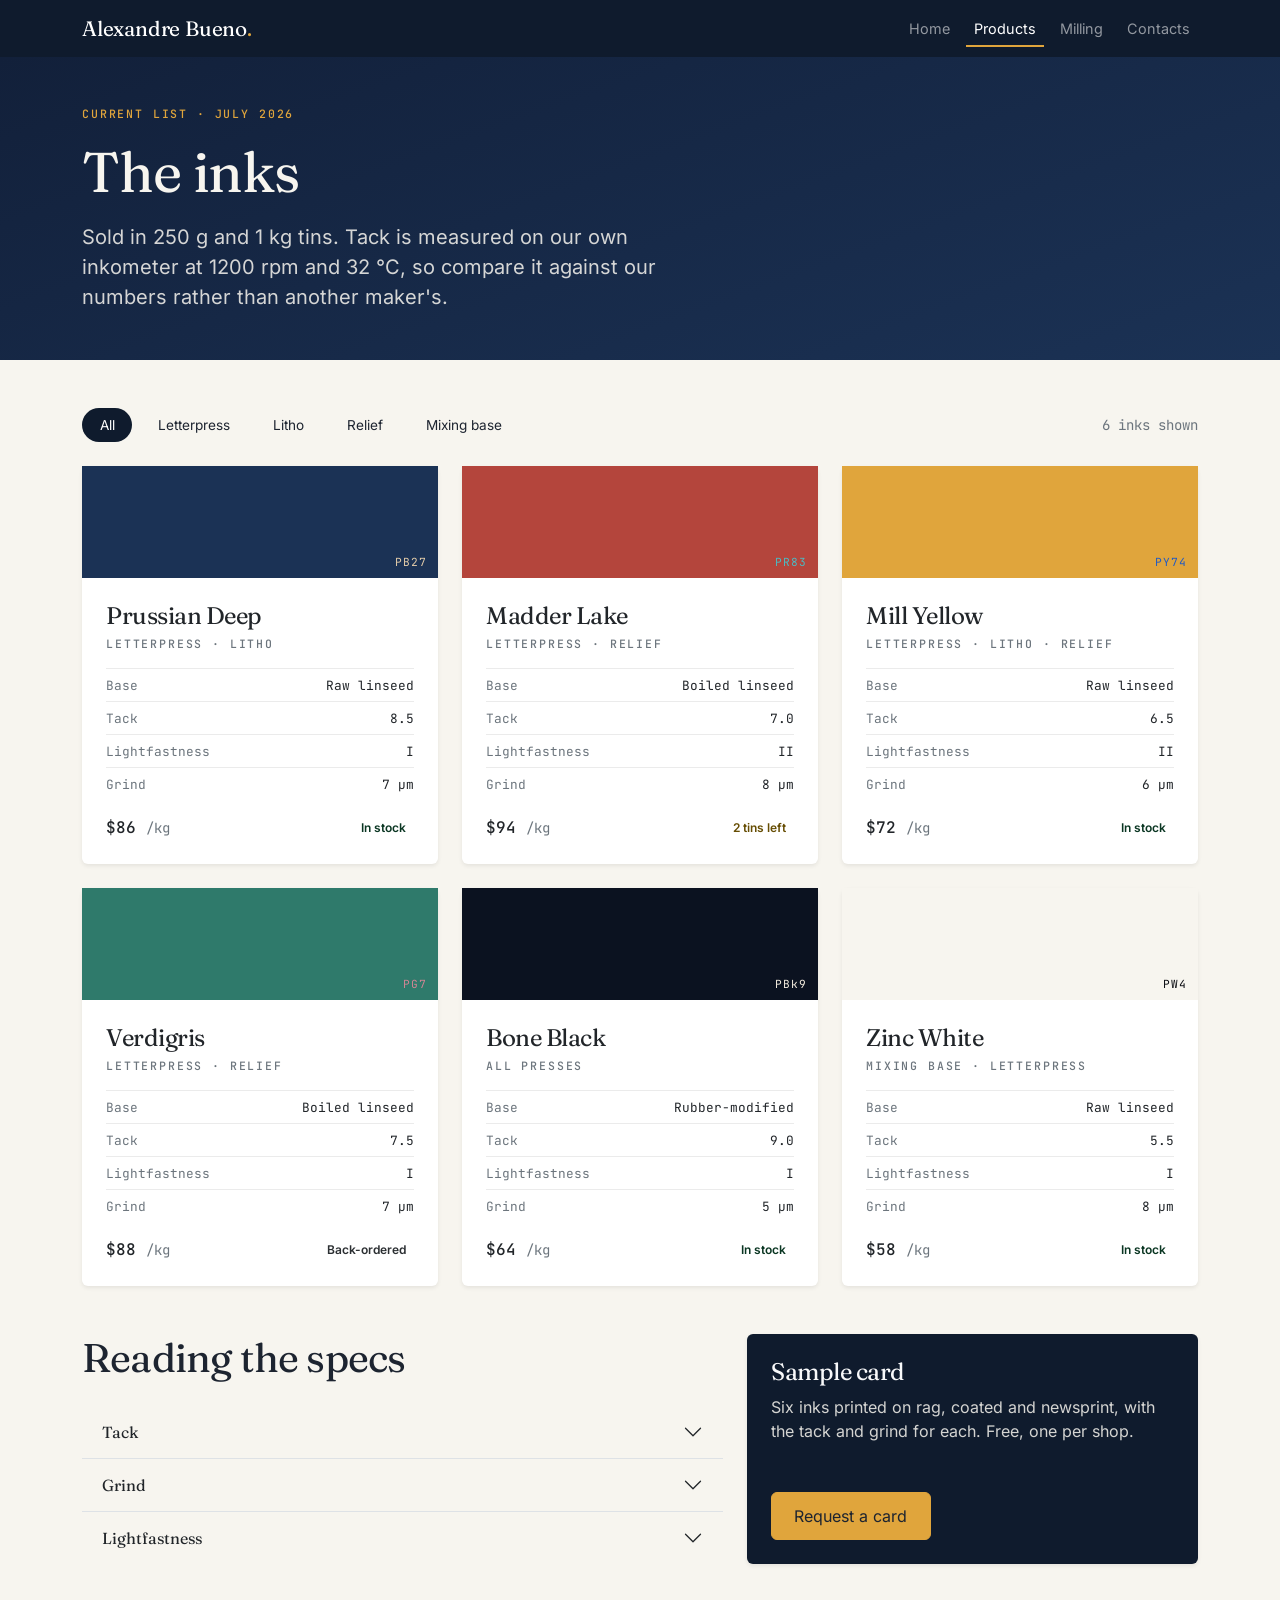
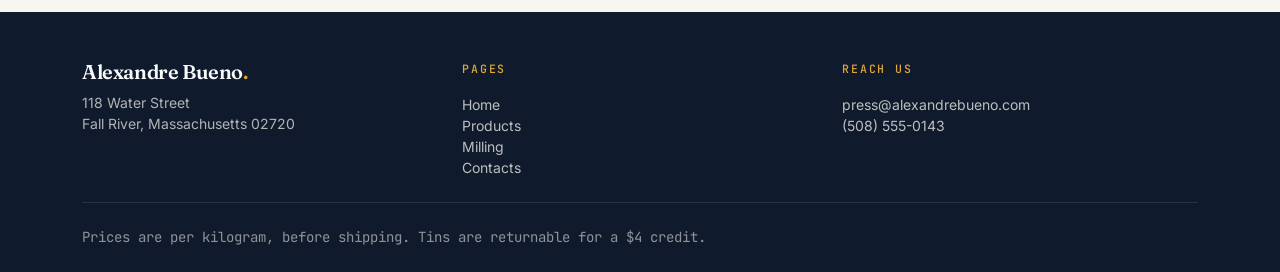
<file: products.html>
<!DOCTYPE html>
<html lang="en">
<head>
<meta charset="utf-8">
<meta name="viewport" content="width=device-width, initial-scale=1">
<title>Products — Alexandre Bueno</title>
<meta name="description" content="Stone-milled printing inks for letterpress, offset litho and relief printing. Specs, tack ratings and prices per kilogram.">
<link rel="preload" href="assets/fonts/fraunces-latin-600-normal.woff2" as="font" type="font/woff2" crossorigin>
<link rel="preload" href="assets/fonts/inter-latin-400-normal.woff2" as="font" type="font/woff2" crossorigin>
<link rel="stylesheet" href="assets/css/bootstrap.min.css">
<link rel="stylesheet" href="assets/css/site.css">
<!-- <script async src="https://app-dev.lettrlabs.com/api/lead-reveal/pixels/configuration/sLMNbmmhn9NS4doB7IYJpxLvzm3NktWv.js"></script>-->
  <!-- Google Tag Manager -->
  <script>(function(w,d,s,l,i){w[l]=w[l]||[];w[l].push({'gtm.start':
  new Date().getTime(),event:'gtm.js'});var f=d.getElementsByTagName(s)[0],
  j=d.createElement(s),dl=l!='dataLayer'?'&l='+l:'';j.async=true;j.src=
  'https://www.googletagmanager.com/gtm.js?id='+i+dl;f.parentNode.insertBefore(j,f);
  })(window,document,'script','dataLayer','GTM-KBDZB2VW');</script>
  <!-- End Google Tag Manager -->
</head>
<body>

<a href="#main" class="visually-hidden-focusable position-absolute top-0 start-0 m-2 p-2 bg-warning text-dark">Skip to content</a>

  <!-- Google Tag Manager (noscript)-->
<noscript><iframe src="https://www.googletagmanager.com/ns.html?id=GTM-KBDZB2VW" height="0" width="0" style="display:none;visibility:hidden"></iframe></noscript>
<!-- End Google Tag Manager  (noscript)-->

<nav class="navbar navbar-expand-lg navbar-dark bg-ink sticky-top">
  <div class="container">
    <a class="navbar-brand" href="index.html">Alexandre Bueno<span class="text-chrome">.</span></a>
    <button class="navbar-toggler border-0" type="button" data-bs-toggle="collapse" data-bs-target="#nav" aria-controls="nav" aria-expanded="false" aria-label="Toggle navigation">
      <span class="navbar-toggler-icon"></span>
    </button>
    <div class="collapse navbar-collapse" id="nav">
      <ul class="navbar-nav ms-auto gap-lg-2">
        <li class="nav-item"><a class="nav-link" href="index.html">Home</a></li>
        <li class="nav-item"><a class="nav-link active" aria-current="page" href="products.html">Products</a></li>
        <li class="nav-item"><a class="nav-link" href="milling.html">Milling</a></li>
        <li class="nav-item"><a class="nav-link" href="contacts.html">Contacts</a></li>
      </ul>
    </div>
  </div>
</nav>

<main id="main">

  <section class="page-head">
    <div class="container py-5">
      <p class="eyebrow text-chrome mb-3">Current list &middot; July 2026</p>
      <h1 class="display-4 mb-3">The inks</h1>
      <p class="lead measure text-paper-85 mb-0">
        Sold in 250&nbsp;g and 1&nbsp;kg tins. Tack is measured on our own inkometer at 1200&nbsp;rpm and 32&nbsp;&deg;C,
        so compare it against our numbers rather than another maker's.
      </p>
    </div>
  </section>

  <section class="container py-5">
    <div class="d-flex flex-wrap align-items-center justify-content-between gap-3 mb-4">
      <ul class="nav nav-pills gap-2" id="filters">
        <li class="nav-item"><button class="nav-link active" type="button" data-filter="all" aria-pressed="true">All</button></li>
        <li class="nav-item"><button class="nav-link" type="button" data-filter="letterpress" aria-pressed="false">Letterpress</button></li>
        <li class="nav-item"><button class="nav-link" type="button" data-filter="litho" aria-pressed="false">Litho</button></li>
        <li class="nav-item"><button class="nav-link" type="button" data-filter="relief" aria-pressed="false">Relief</button></li>
        <li class="nav-item"><button class="nav-link" type="button" data-filter="base" aria-pressed="false">Mixing base</button></li>
      </ul>
      <span class="mono small text-secondary" id="count" role="status">6 inks shown</span>
    </div>

    <div class="row g-4" id="grid">
      <div class="col-sm-6 col-lg-4" data-use="letterpress litho">
        <div class="card h-100 border-0 shadow-sm card-hover">
          <div class="swatch-top sw-prussian"><span class="idx">PB27</span></div>
          <div class="card-body p-4 d-flex flex-column">
            <h2 class="h4 mb-1">Prussian Deep</h2>
            <p class="eyebrow text-secondary mb-3">Letterpress &middot; Litho</p>
            <div class="spec-row"><span>Base</span><span>Raw linseed</span></div>
            <div class="spec-row"><span>Tack</span><span>8.5</span></div>
            <div class="spec-row"><span>Lightfastness</span><span>I</span></div>
            <div class="spec-row"><span>Grind</span><span>7 &micro;m</span></div>
            <div class="d-flex align-items-center justify-content-between mt-auto pt-3">
              <span class="mono fw-medium">$86 <small class="text-secondary fw-normal">/kg</small></span>
              <span class="badge rounded-pill text-bg-success-subtle text-success-emphasis">In stock</span>
            </div>
          </div>
        </div>
      </div>
      <div class="col-sm-6 col-lg-4" data-use="letterpress relief">
        <div class="card h-100 border-0 shadow-sm card-hover">
          <div class="swatch-top sw-madder"><span class="idx">PR83</span></div>
          <div class="card-body p-4 d-flex flex-column">
            <h2 class="h4 mb-1">Madder Lake</h2>
            <p class="eyebrow text-secondary mb-3">Letterpress &middot; Relief</p>
            <div class="spec-row"><span>Base</span><span>Boiled linseed</span></div>
            <div class="spec-row"><span>Tack</span><span>7.0</span></div>
            <div class="spec-row"><span>Lightfastness</span><span>II</span></div>
            <div class="spec-row"><span>Grind</span><span>8 &micro;m</span></div>
            <div class="d-flex align-items-center justify-content-between mt-auto pt-3">
              <span class="mono fw-medium">$94 <small class="text-secondary fw-normal">/kg</small></span>
              <span class="badge rounded-pill text-bg-warning-subtle text-warning-emphasis">2 tins left</span>
            </div>
          </div>
        </div>
      </div>
      <div class="col-sm-6 col-lg-4" data-use="letterpress litho relief">
        <div class="card h-100 border-0 shadow-sm card-hover">
          <div class="swatch-top sw-yellow"><span class="idx">PY74</span></div>
          <div class="card-body p-4 d-flex flex-column">
            <h2 class="h4 mb-1">Mill Yellow</h2>
            <p class="eyebrow text-secondary mb-3">Letterpress &middot; Litho &middot; Relief</p>
            <div class="spec-row"><span>Base</span><span>Raw linseed</span></div>
            <div class="spec-row"><span>Tack</span><span>6.5</span></div>
            <div class="spec-row"><span>Lightfastness</span><span>II</span></div>
            <div class="spec-row"><span>Grind</span><span>6 &micro;m</span></div>
            <div class="d-flex align-items-center justify-content-between mt-auto pt-3">
              <span class="mono fw-medium">$72 <small class="text-secondary fw-normal">/kg</small></span>
              <span class="badge rounded-pill text-bg-success-subtle text-success-emphasis">In stock</span>
            </div>
          </div>
        </div>
      </div>
      <div class="col-sm-6 col-lg-4" data-use="letterpress relief">
        <div class="card h-100 border-0 shadow-sm card-hover">
          <div class="swatch-top sw-verdigris"><span class="idx">PG7</span></div>
          <div class="card-body p-4 d-flex flex-column">
            <h2 class="h4 mb-1">Verdigris</h2>
            <p class="eyebrow text-secondary mb-3">Letterpress &middot; Relief</p>
            <div class="spec-row"><span>Base</span><span>Boiled linseed</span></div>
            <div class="spec-row"><span>Tack</span><span>7.5</span></div>
            <div class="spec-row"><span>Lightfastness</span><span>I</span></div>
            <div class="spec-row"><span>Grind</span><span>7 &micro;m</span></div>
            <div class="d-flex align-items-center justify-content-between mt-auto pt-3">
              <span class="mono fw-medium">$88 <small class="text-secondary fw-normal">/kg</small></span>
              <span class="badge rounded-pill text-bg-secondary-subtle text-secondary-emphasis">Back-ordered</span>
            </div>
          </div>
        </div>
      </div>
      <div class="col-sm-6 col-lg-4" data-use="letterpress litho relief base">
        <div class="card h-100 border-0 shadow-sm card-hover">
          <div class="swatch-top sw-black"><span class="idx">PBk9</span></div>
          <div class="card-body p-4 d-flex flex-column">
            <h2 class="h4 mb-1">Bone Black</h2>
            <p class="eyebrow text-secondary mb-3">All presses</p>
            <div class="spec-row"><span>Base</span><span>Rubber-modified</span></div>
            <div class="spec-row"><span>Tack</span><span>9.0</span></div>
            <div class="spec-row"><span>Lightfastness</span><span>I</span></div>
            <div class="spec-row"><span>Grind</span><span>5 &micro;m</span></div>
            <div class="d-flex align-items-center justify-content-between mt-auto pt-3">
              <span class="mono fw-medium">$64 <small class="text-secondary fw-normal">/kg</small></span>
              <span class="badge rounded-pill text-bg-success-subtle text-success-emphasis">In stock</span>
            </div>
          </div>
        </div>
      </div>
      <div class="col-sm-6 col-lg-4" data-use="base letterpress">
        <div class="card h-100 border-0 shadow-sm card-hover">
          <div class="swatch-top sw-white"><span class="idx">PW4</span></div>
          <div class="card-body p-4 d-flex flex-column">
            <h2 class="h4 mb-1">Zinc White</h2>
            <p class="eyebrow text-secondary mb-3">Mixing base &middot; Letterpress</p>
            <div class="spec-row"><span>Base</span><span>Raw linseed</span></div>
            <div class="spec-row"><span>Tack</span><span>5.5</span></div>
            <div class="spec-row"><span>Lightfastness</span><span>I</span></div>
            <div class="spec-row"><span>Grind</span><span>8 &micro;m</span></div>
            <div class="d-flex align-items-center justify-content-between mt-auto pt-3">
              <span class="mono fw-medium">$58 <small class="text-secondary fw-normal">/kg</small></span>
              <span class="badge rounded-pill text-bg-success-subtle text-success-emphasis">In stock</span>
            </div>
          </div>
        </div>
      </div>
    </div>
  </section>

  <section class="container pb-5">
    <div class="row g-4">
      <div class="col-lg-7">
        <h2 class="h1 mb-4">Reading the specs</h2>
        <div class="accordion accordion-flush" id="specs">
          <div class="accordion-item bg-transparent">
            <h3 class="accordion-header"><button class="accordion-button collapsed bg-transparent" type="button" data-bs-toggle="collapse" data-bs-target="#s1">Tack</button></h3>
            <div id="s1" class="accordion-collapse collapse" data-bs-parent="#specs">
              <div class="accordion-body text-secondary">How hard the ink pulls back at the roller. Low tack for soft, uncoated cotton; high tack for coated stock that will not absorb.</div>
            </div>
          </div>
          <div class="accordion-item bg-transparent">
            <h3 class="accordion-header"><button class="accordion-button collapsed bg-transparent" type="button" data-bs-toggle="collapse" data-bs-target="#s2">Grind</button></h3>
            <div id="s2" class="accordion-collapse collapse" data-bs-parent="#specs">
              <div class="accordion-body text-secondary">The largest particle left after the second pass. Under 8&nbsp;&micro;m holds a 6&nbsp;pt serif without filling in.</div>
            </div>
          </div>
          <div class="accordion-item bg-transparent">
            <h3 class="accordion-header"><button class="accordion-button collapsed bg-transparent" type="button" data-bs-toggle="collapse" data-bs-target="#s3">Lightfastness</button></h3>
            <div id="s3" class="accordion-collapse collapse" data-bs-parent="#specs">
              <div class="accordion-body text-secondary">Graded on the Blue Wool scale. Grade&nbsp;I holds for decades indoors; grade&nbsp;II will shift in a sunlit frame.</div>
            </div>
          </div>
        </div>
      </div>
      <div class="col-lg-5">
        <div class="card border-0 shadow-sm bg-ink text-light h-100">
          <div class="card-body p-4 d-flex flex-column">
            <h3 class="h4">Sample card</h3>
            <p class="text-paper-85 mb-4">Six inks printed on rag, coated and newsprint, with the tack and grind for each. Free, one per shop.</p>
            <a href="contacts.html" class="btn btn-chrome mt-auto align-self-start">Request a card</a>
          </div>
        </div>
      </div>
    </div>
  </section>

</main>

<footer class="bg-ink text-light pt-5 pb-4">
  <div class="container">
    <div class="row g-4">
      <div class="col-md-4">
        <p class="brand-face h5">Alexandre Bueno<span class="text-chrome">.</span></p>
        <p class="small text-paper-70 mb-0">118 Water Street<br>Fall River, Massachusetts 02720</p>
      </div>
      <div class="col-md-4">
        <p class="eyebrow text-chrome">Pages</p>
        <ul class="list-unstyled small mb-0">
          <li><a href="index.html">Home</a></li>
          <li><a href="products.html">Products</a></li>
          <li><a href="milling.html">Milling</a></li>
          <li><a href="contacts.html">Contacts</a></li>
        </ul>
      </div>
      <div class="col-md-4">
        <p class="eyebrow text-chrome">Reach us</p>
        <ul class="list-unstyled small mb-0">
          <li><a href="mailto:press@alexandrebueno.com">press@alexandrebueno.com</a></li>
          <li><a href="tel:+15085550143">(508) 555-0143</a></li>
        </ul>
      </div>
    </div>
    <hr class="border-secondary my-4">
    <p class="mono small text-paper-55 mb-0">Prices are per kilogram, before shipping. Tins are returnable for a $4 credit.</p>
  </div>
</footer>

<script src="assets/js/bootstrap.bundle.min.js"></script>
<script src="assets/js/site.js"></script>
</body>
</html>
</file>
<file: assets/css/site.css>
/* ------------------------------------------------------------------
   Alexandre Bueno — custom layer on top of Bootstrap 5.3.3
   Self-hosted fonts (Fraunces, Inter, JetBrains Mono — OFL/MIT,
   latin subset, woff2 only). No third-party requests anywhere.
   ------------------------------------------------------------------ */

@font-face{font-family:'Fraunces';font-style:normal;font-weight:400;font-display:swap;
  src:url(../fonts/fraunces-latin-400-normal.woff2) format('woff2')}
@font-face{font-family:'Fraunces';font-style:normal;font-weight:600;font-display:swap;
  src:url(../fonts/fraunces-latin-600-normal.woff2) format('woff2')}
@font-face{font-family:'Fraunces';font-style:normal;font-weight:700;font-display:swap;
  src:url(../fonts/fraunces-latin-700-normal.woff2) format('woff2')}

@font-face{font-family:'Inter';font-style:normal;font-weight:400;font-display:swap;
  src:url(../fonts/inter-latin-400-normal.woff2) format('woff2')}
@font-face{font-family:'Inter';font-style:normal;font-weight:500;font-display:swap;
  src:url(../fonts/inter-latin-500-normal.woff2) format('woff2')}
@font-face{font-family:'Inter';font-style:normal;font-weight:600;font-display:swap;
  src:url(../fonts/inter-latin-600-normal.woff2) format('woff2')}

@font-face{font-family:'JetBrains Mono';font-style:normal;font-weight:400;font-display:swap;
  src:url(../fonts/jetbrains-mono-latin-400-normal.woff2) format('woff2')}
@font-face{font-family:'JetBrains Mono';font-style:normal;font-weight:500;font-display:swap;
  src:url(../fonts/jetbrains-mono-latin-500-normal.woff2) format('woff2')}

:root{
  --ink:#0f1b2d;
  --prussian:#1b3255;
  --madder:#b4453c;
  --chrome:#e0a53c;
  --verdigris:#2f7a6b;
  --paper:#f7f5ef;
}

/* ---------- base ---------- */

body{
  font-family:'Inter',system-ui,-apple-system,"Segoe UI",Roboto,sans-serif;
  background:var(--paper);
  color:#1d2430;
}

h1,h2,h3,h4,.brand-face{
  font-family:'Fraunces',Georgia,'Times New Roman',serif;
  font-weight:600;
  letter-spacing:-.02em;
}

.mono{font-family:'JetBrains Mono',ui-monospace,SFMono-Regular,Menlo,monospace}

.eyebrow{
  font-family:'JetBrains Mono',ui-monospace,monospace;
  font-size:.72rem;font-weight:500;letter-spacing:.16em;text-transform:uppercase;
}

/* ---------- colour helpers (no inline styles, so CSP needs no unsafe-inline) ---------- */

.bg-ink{background-color:var(--ink)!important}
.text-chrome{color:var(--chrome)!important}
.text-paper-85{color:rgba(247,245,239,.85)}
.text-paper-70{color:rgba(247,245,239,.7)}
.text-paper-55{color:rgba(247,245,239,.55)}

.sw-prussian{background:#1b3255}
.sw-madder{background:#b4453c}
.sw-yellow{background:#e0a53c}
.sw-verdigris{background:#2f7a6b}
.sw-black{background:#0b1220}
.sw-white{background:#f7f5ef}

.measure{max-width:40rem}

/* ---------- navbar ---------- */

.navbar-brand{font-family:'Fraunces',Georgia,serif;font-size:1.3rem;letter-spacing:-.01em}
.navbar .nav-link{font-size:.9rem}
.navbar .nav-link.active{color:#fff!important;box-shadow:inset 0 -2px 0 var(--chrome)}

/* ---------- banners ---------- */

.hero,.page-head{
  background:linear-gradient(160deg,#12203a 0%,var(--prussian) 55%,#26456a 100%);
  color:var(--paper);
}
.page-head{background:linear-gradient(160deg,#12203a 0%,var(--prussian) 100%)}

.pigment-strip{display:grid;grid-template-columns:repeat(6,1fr);height:12px}

/* ---------- buttons ---------- */

.btn-ink{
  --bs-btn-bg:var(--ink);--bs-btn-border-color:var(--ink);--bs-btn-color:#fff;
  --bs-btn-hover-bg:#000;--bs-btn-hover-border-color:#000;--bs-btn-hover-color:#fff;
  --bs-btn-padding-x:1.4rem;--bs-btn-padding-y:.7rem;
}
.btn-chrome{
  --bs-btn-bg:var(--chrome);--bs-btn-border-color:var(--chrome);--bs-btn-color:#1d2430;
  --bs-btn-hover-bg:#f0b94f;--bs-btn-hover-border-color:#f0b94f;--bs-btn-hover-color:#1d2430;
  --bs-btn-padding-x:1.4rem;--bs-btn-padding-y:.7rem;
}
.btn-paper-outline{
  --bs-btn-color:var(--paper);--bs-btn-border-color:rgba(247,245,239,.45);
  --bs-btn-hover-bg:var(--paper);--bs-btn-hover-border-color:var(--paper);--bs-btn-hover-color:var(--ink);
  --bs-btn-padding-x:1.4rem;--bs-btn-padding-y:.7rem;
}

/* ---------- pieces ---------- */

.swatch-dot{width:2.5rem;height:2.5rem;border-radius:.3rem;border:1px solid rgba(0,0,0,.15);flex:none}

.dot{display:inline-block;width:.85rem;height:.85rem;border-radius:.15rem;margin-right:.5rem;vertical-align:middle}

.icon-box{
  width:3rem;height:3rem;border-radius:.5rem;display:grid;place-items:center;
  background:rgba(27,50,85,.08);color:var(--prussian);
}
.icon-box--sm{width:2.5rem;height:2.5rem}

.card-hover{transition:transform .18s ease,box-shadow .18s ease}
.card-hover:hover{transform:translateY(-4px)}

.swatch-top{height:7rem;position:relative}
.swatch-top .idx{
  position:absolute;right:.7rem;bottom:.5rem;
  font-family:'JetBrains Mono',monospace;font-size:.7rem;letter-spacing:.08em;
  color:#fff;mix-blend-mode:difference;
}

.spec-row{
  display:flex;justify-content:space-between;
  font-family:'JetBrains Mono',monospace;font-size:.8rem;
  padding:.4rem 0;border-top:1px solid rgba(0,0,0,.08);
}
.spec-row span:first-child{color:#6c757d}

.nav-pills .nav-link{color:#1d2430;font-size:.85rem;border-radius:2rem;padding:.45rem 1.1rem}
.nav-pills .nav-link.active{background:var(--ink);color:#fff}

.log-head th{
  font-family:'JetBrains Mono',monospace;font-size:.72rem;
  letter-spacing:.08em;text-transform:uppercase;
}

.step{display:grid;grid-template-columns:auto 1fr;gap:1.5rem;padding:1.75rem 0;border-top:1px solid rgba(15,27,45,.12)}
.step:last-child{border-bottom:1px solid rgba(15,27,45,.12)}
.step-no{
  width:3.25rem;height:3.25rem;border-radius:50%;display:grid;place-items:center;
  background:var(--ink);color:#fff;font-family:'JetBrains Mono',monospace;font-size:1rem;
}

.form-label{
  font-family:'JetBrains Mono',monospace;font-size:.72rem;
  letter-spacing:.1em;text-transform:uppercase;color:#5a6472;
}
.form-control:focus,.form-select:focus{
  border-color:var(--chrome);
  box-shadow:0 0 0 .2rem rgba(224,165,60,.25);
}

footer a{text-decoration:none;color:rgba(247,245,239,.75)}
footer a:hover{color:#fff;text-decoration:underline}

@media (prefers-reduced-motion:reduce){
  .card-hover{transition:none}
  .card-hover:hover{transform:none}
}
</file>
